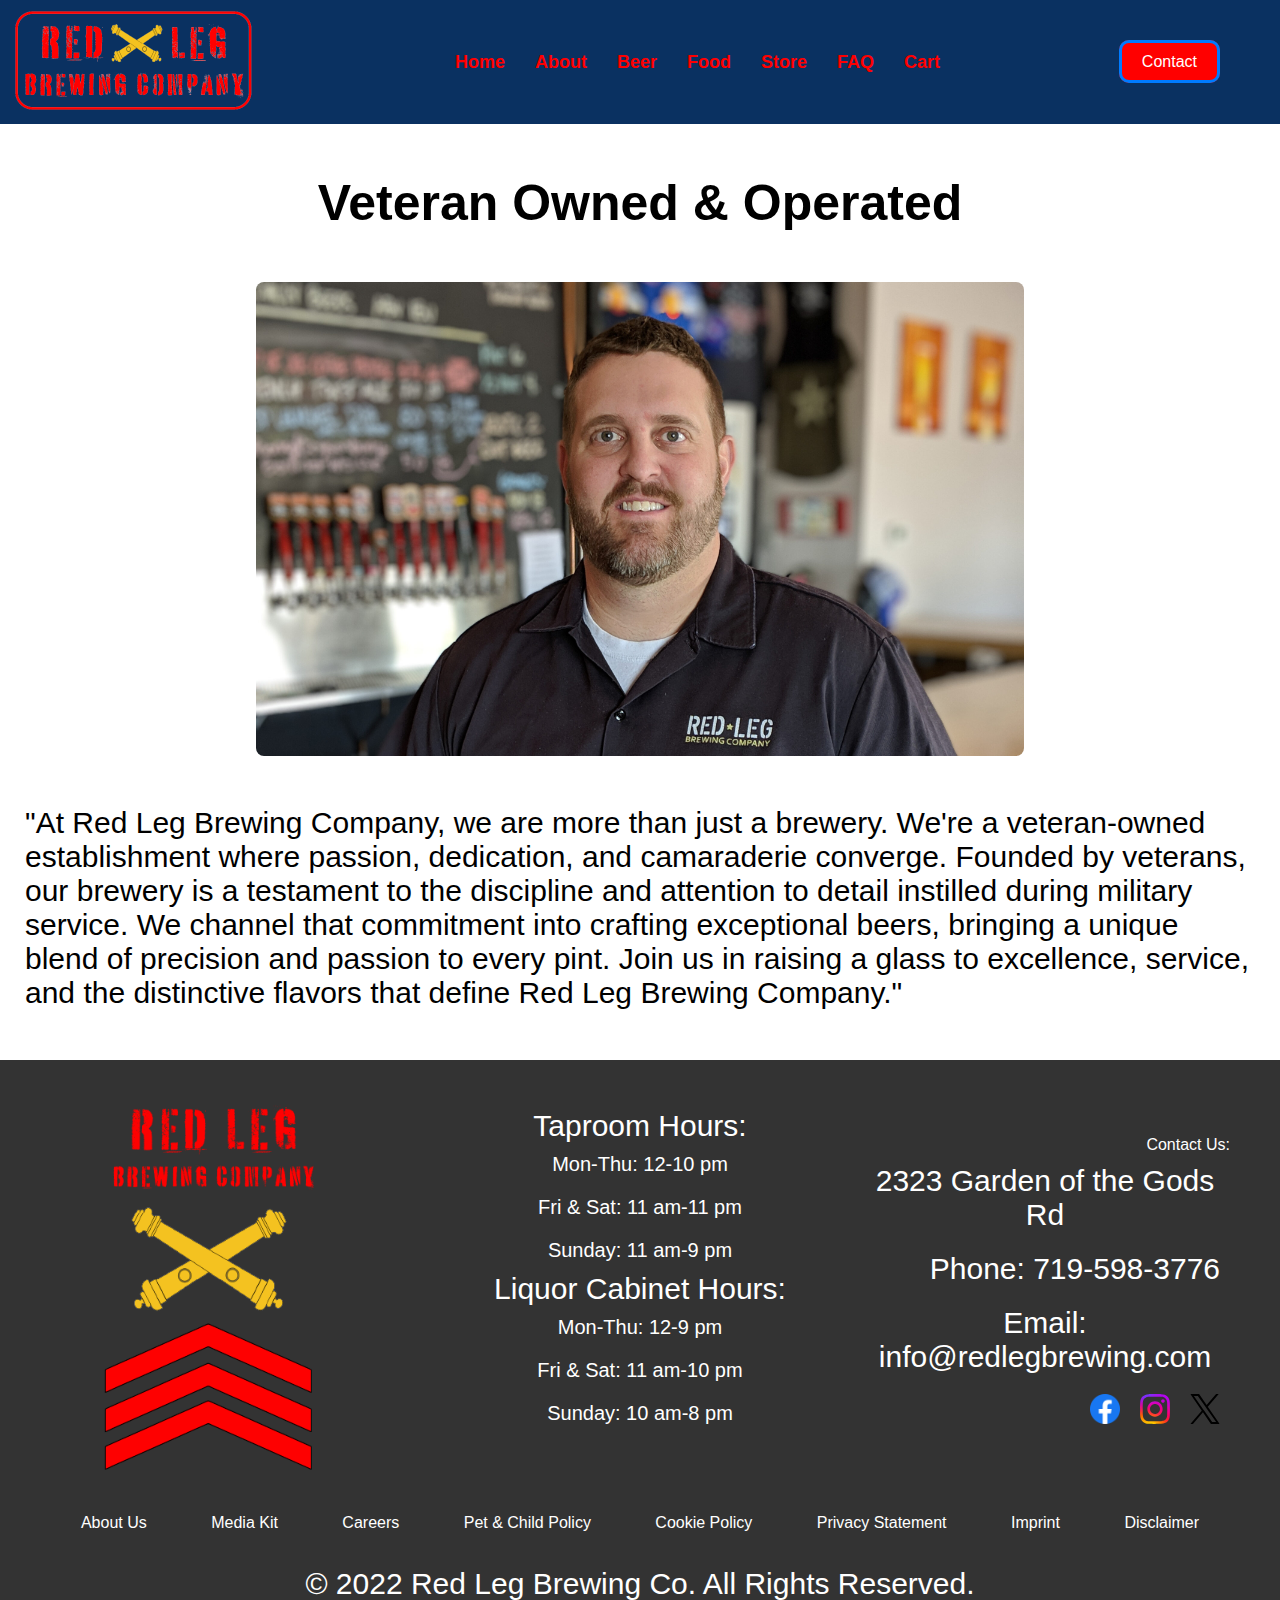
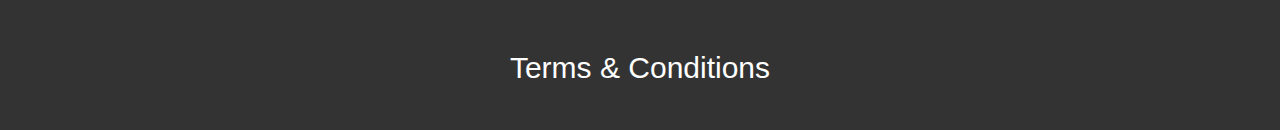
<file: about.html>
<!DOCTYPE html>
<html lang="en">
    <head>
        <meta charset="UTF-8">
        <meta name="viewport" content="width=device-width, initial-scale=1.0">
        <title>Redleg Brewing Company</title>
        <meta name="author" content="Travis Wiley">
        <link rel="stylesheet" href="styles.css">
        <script defer src="main.js"></script>
        <script src="faq.js"></script>
    </head>
<body>
    <main>
        <section class="about">
            <h1>Veteran Owned & Operated</h1>
                <div class="owner">
                    <img src="Images/todd.jpeg" alt="Owner Todd Baldwin">
                </div>
            <p>"At Red Leg Brewing Company, we are more than just a brewery. We're a veteran-owned establishment where passion, dedication, and camaraderie converge. Founded by veterans, our brewery is a testament to the discipline and attention to detail instilled during military service. We channel that commitment into crafting exceptional beers, bringing a unique blend of precision and passion to every pint. Join us in raising a glass to excellence, service, and the distinctive flavors that define Red Leg Brewing Company."</p>
        </section>
    </main>
</body>
</html>
</file>
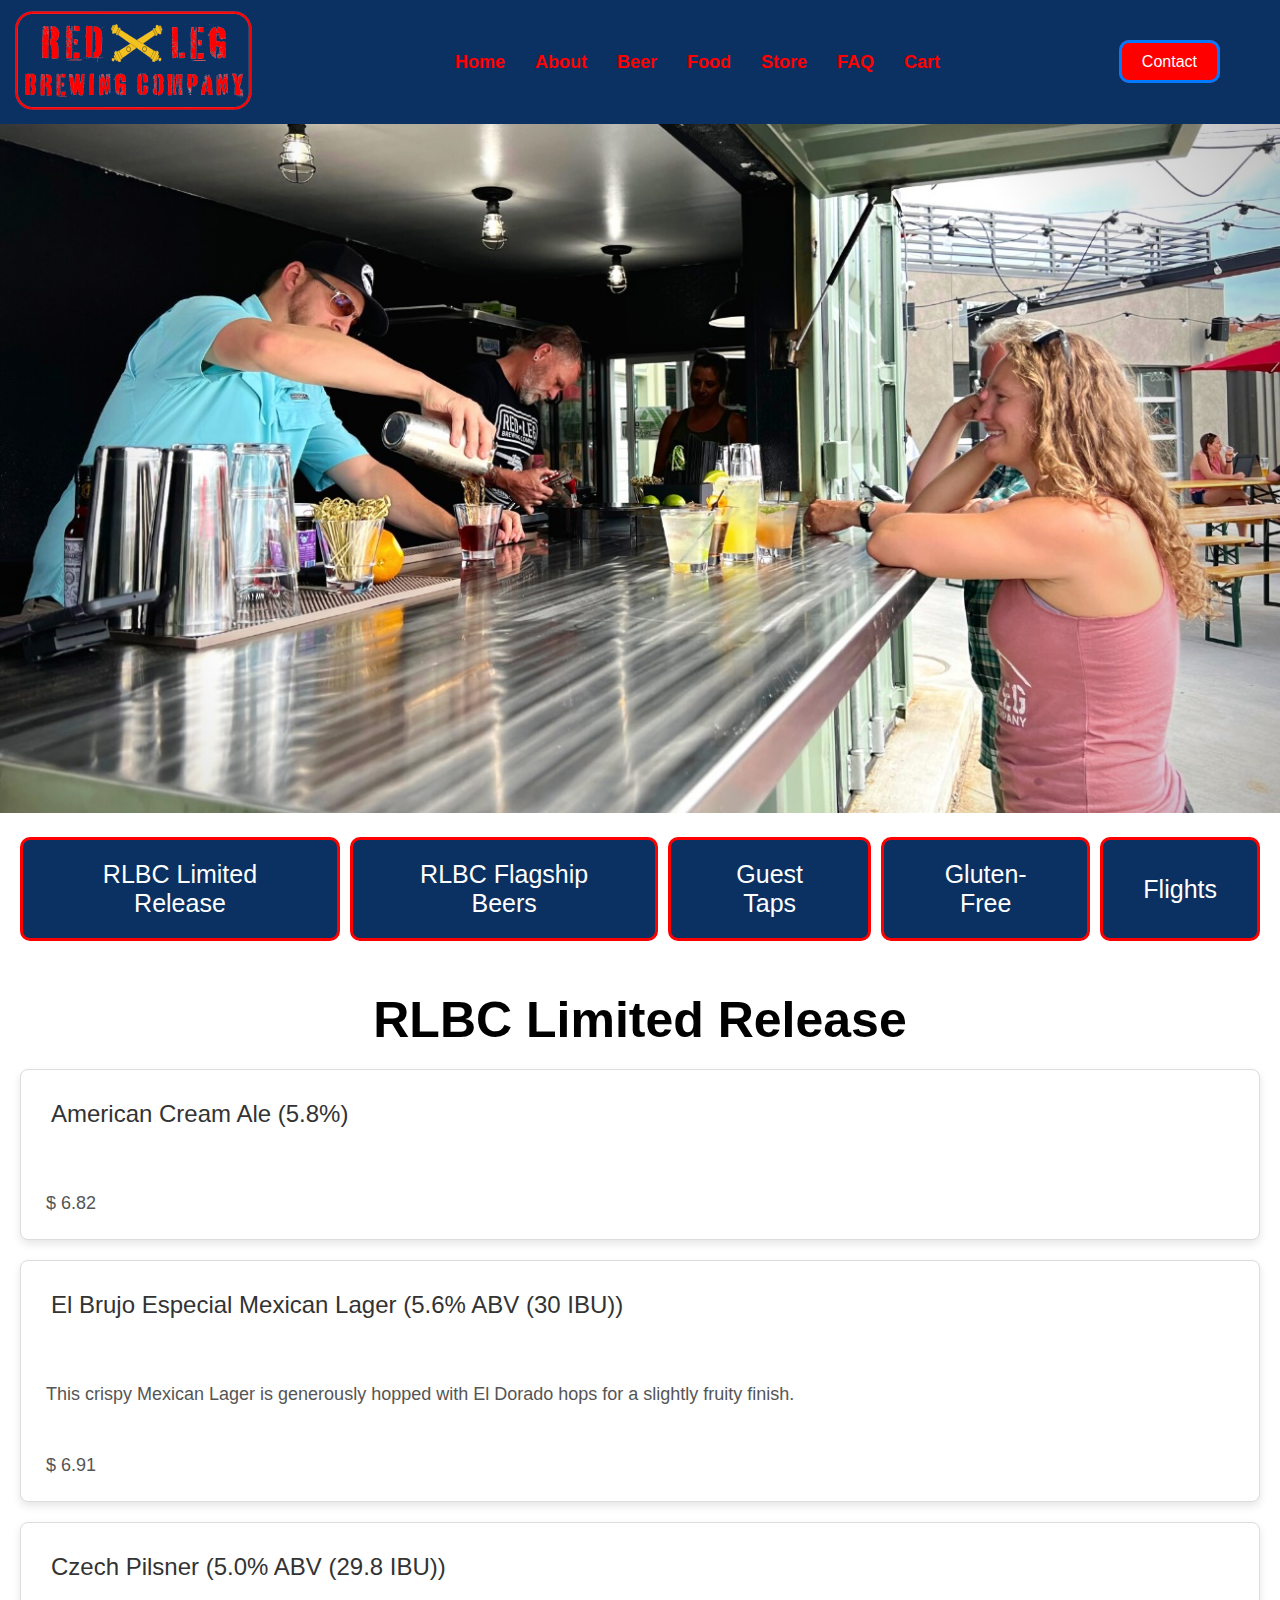
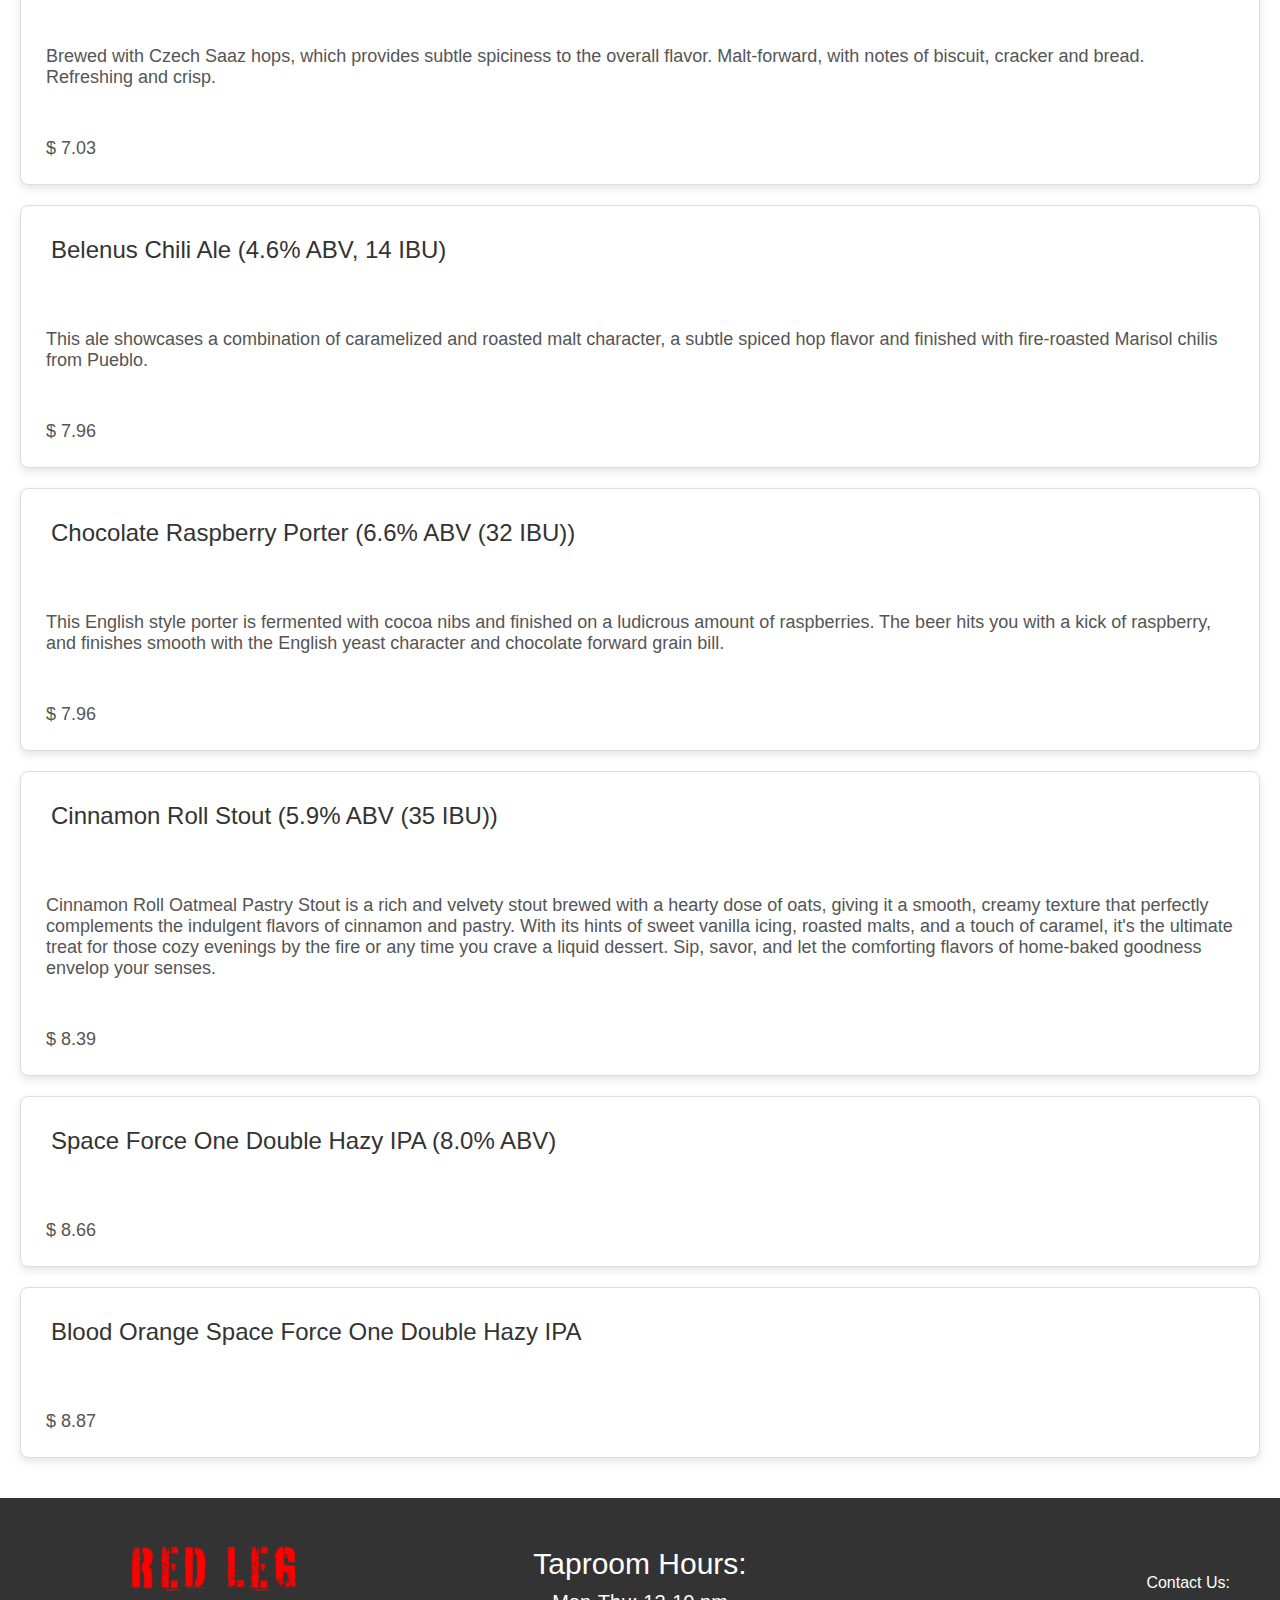
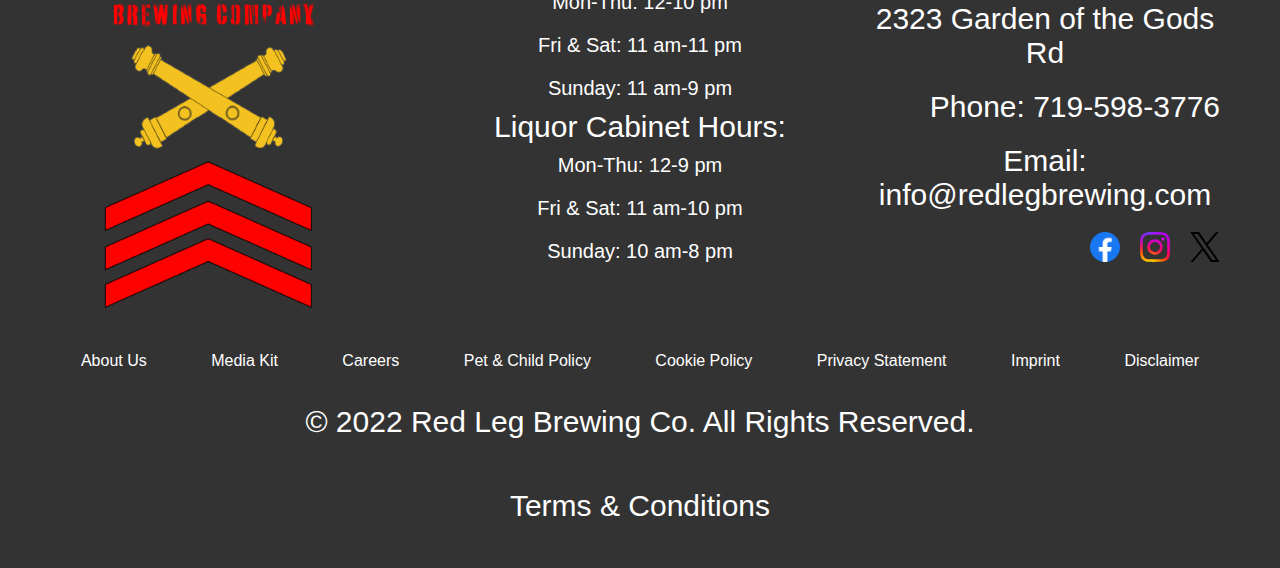
<file: beer.html>
<!DOCTYPE html>
<html lang="en">

<head>
    <meta charset="UTF-8">
    <meta name="viewport" content="width=device-width, initial-scale=1.0">
    <title>Redleg Brewing Company</title>
    <meta name="author" content="Travis Wiley">
    <link rel="stylesheet" href="styles.css">
    <script defer src="main.js"></script>
    <script src="beer.js"></script>
    <script src="https://code.jquery.com/jquery-3.6.4.min.js"></script>
</head>

<body>
    <img src="Images/bartender.jpg" class="bartender-img" alt="bartender serving drinks">
    <div class="beer-page">
        <div class="tab-menu">
            <button data-target="limited-release">RLBC Limited Release</button>
            <button data-target="flagship-beers">RLBC Flagship Beers</button>
            <button data-target="guest-taps">Guest Taps</button>
            <button data-target="gluten-free">Gluten-Free</button>
            <button data-target="flights">Flights</button>
        </div>
        <div id="content-container">
            <!-- Content will be dynamically generated here -->
        </div>
    </div>

    <script defer src="beer.js"></script>
</body>

</html>
</file>
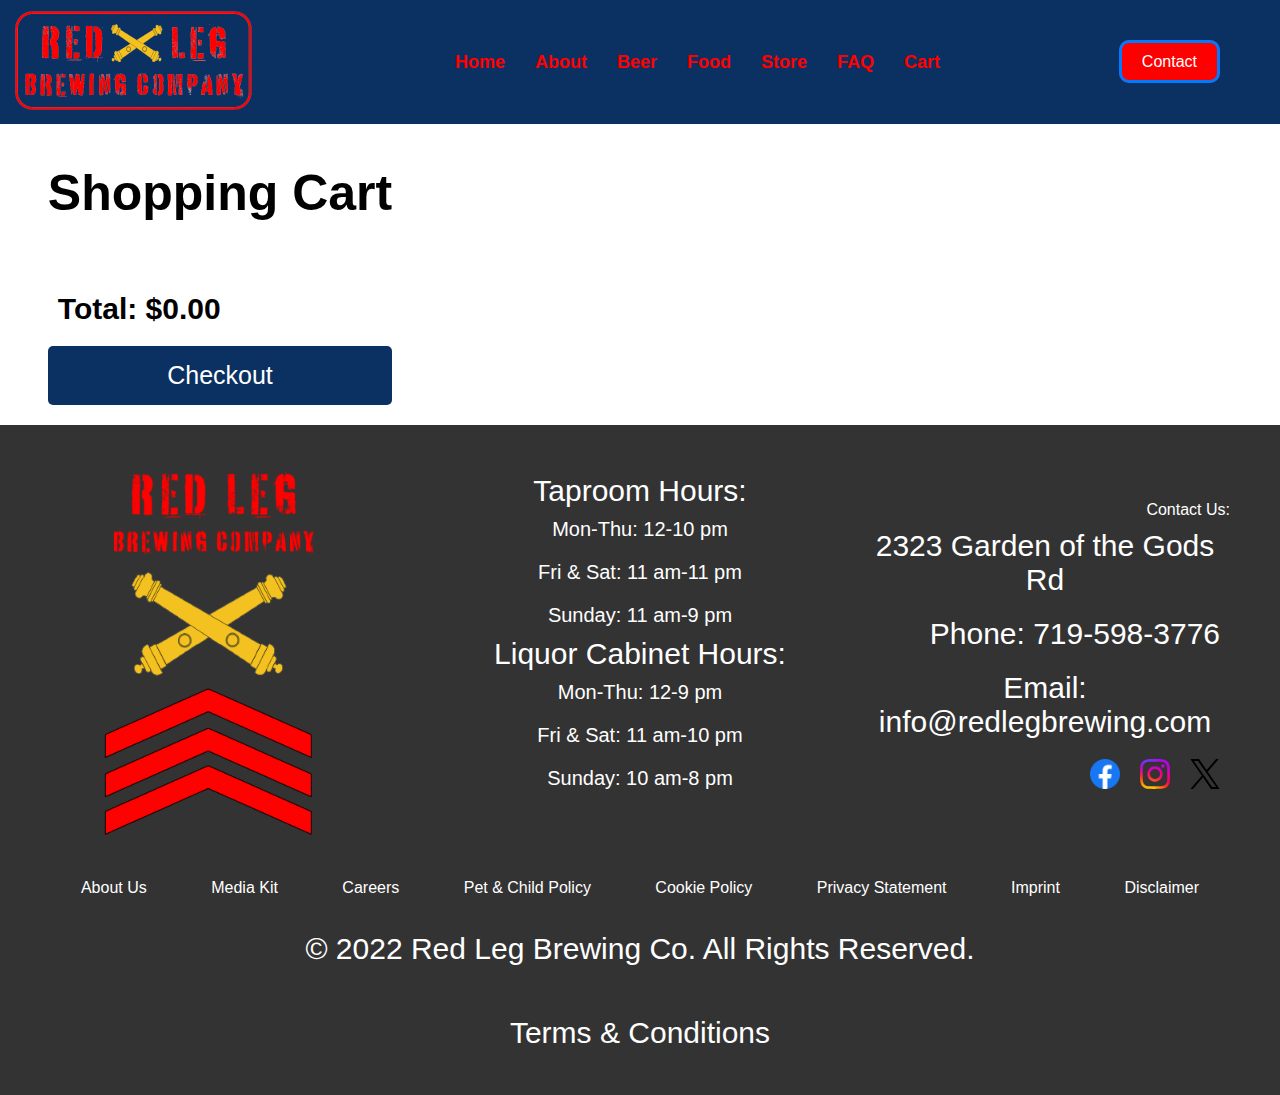
<file: cart.html>
<!DOCTYPE html>
<html lang="en">
<head>
    <meta charset="UTF-8">
    <meta name="viewport" content="width=device-width, initial-scale=1.0">
    <title>Redleg Brewing Company</title>
    <meta name="author" content="Travis Wiley">
    <link rel="stylesheet" href="styles.css">
    <script defer src="main.js"></script>
    <script src="cart.js" defer></script>
</head>
<body>
    <main id="product-container">
        <aside class="checkout" id="checkout">
            <h2>Shopping Cart</h2>
            <ul id="cart-items">
                <!-- Cart items will be dynamically added here -->
            </ul>
            <p id="cart-total">Total: $0.00</p>
            <button onclick="checkout()">Checkout</button>
        </aside>
    </main>
</body>
</html>
</file>
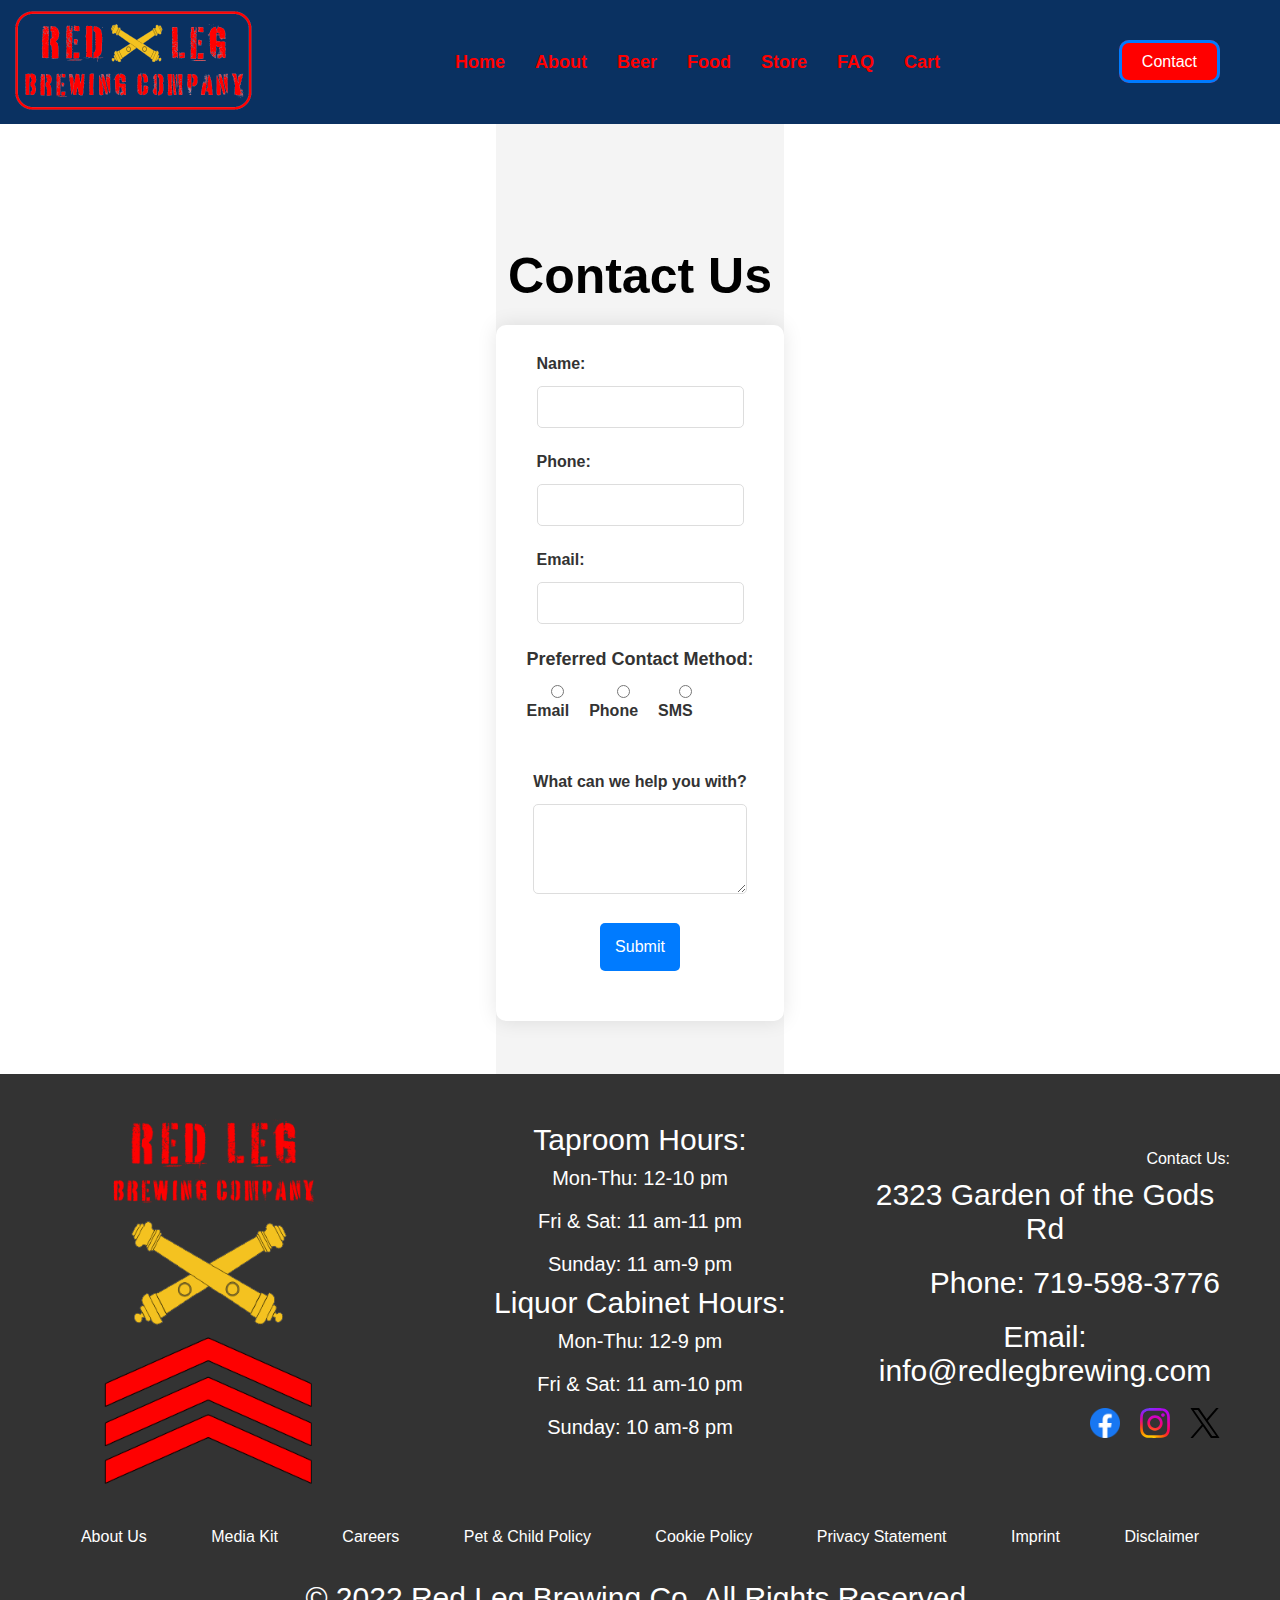
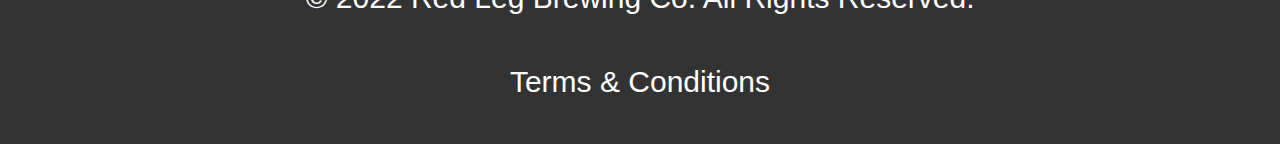
<file: contact.html>
<!DOCTYPE html>
<html lang="en">
    <head>
        <meta charset="UTF-8">
        <meta name="viewport" content="width=device-width, initial-scale=1.0">
        <title>Redleg Brewing Company</title>
        <meta name="author" content="Travis Wiley">
        <link rel="stylesheet" href="styles.css">
        <script defer src="main.js"></script>
        <script defer src="contact.js"></script>
    </head>
<body>
    <main>
        <div class="contactUs" id="contactUs">
                <section id="heading4">
                    <h2>Contact Us</h2>
                </section>
                <form id="contact-form">
                    <div class="form-group">
                        <label for="name">Name:</label>
                        <input type="text" id="name" name="name" required autocomplete="name">
                        <div class="error-message" id="name-error"></div>
                    </div>
                    <div class="form-group">
                        <label for="phone">Phone:</label>
                        <input type="tel" id="phone" name="phone" required autocomplete="tel">
                        <div class="error-message" id="phone-error"></div>
                    </div>
                    <div class="form-group">
                        <label for="email">Email:</label>
                        <input type="email" id="email" name="email" required autocomplete="email">
                        <div class="error-message" id="email-error"></div>
                    </div>
                    <div class="form-group">
                        <fieldset>
                            <legend>Preferred Contact Method:</legend>
                            <div class="contact-methods">
                                <div class="form-group">
                                    <input type="radio" id="email-method" name="contact-method" value="email">
                                    <label for="email-method">Email</label>
                                </div>
                                <div class="form-group">
                                    <input type="radio" id="phone-method" name="contact-method" value="phone">
                                    <label for="phone-method">Phone</label>
                                </div>
                                <div class="form-group">
                                    <input type="radio" id="sms-method" name="contact-method" value="sms">
                                    <label for="sms-method">SMS</label>
                                </div>
                            </div>
                        </fieldset>
                        <div class="error-message" id="contact-method-error"></div>
                    </div>
                    <div class="form-group">
                        <label for="comments">What can we help you with?</label>
                        <textarea id="comments" name="comments" rows="4" required></textarea>
                        <div class="error-message" id="comments-error"></div>
                    </div>
                    <div class="form-group">
                        <button type="submit">Submit</button>
                    </div>
                </form>
            </div>
        </main>
</body>
</html>
</file>
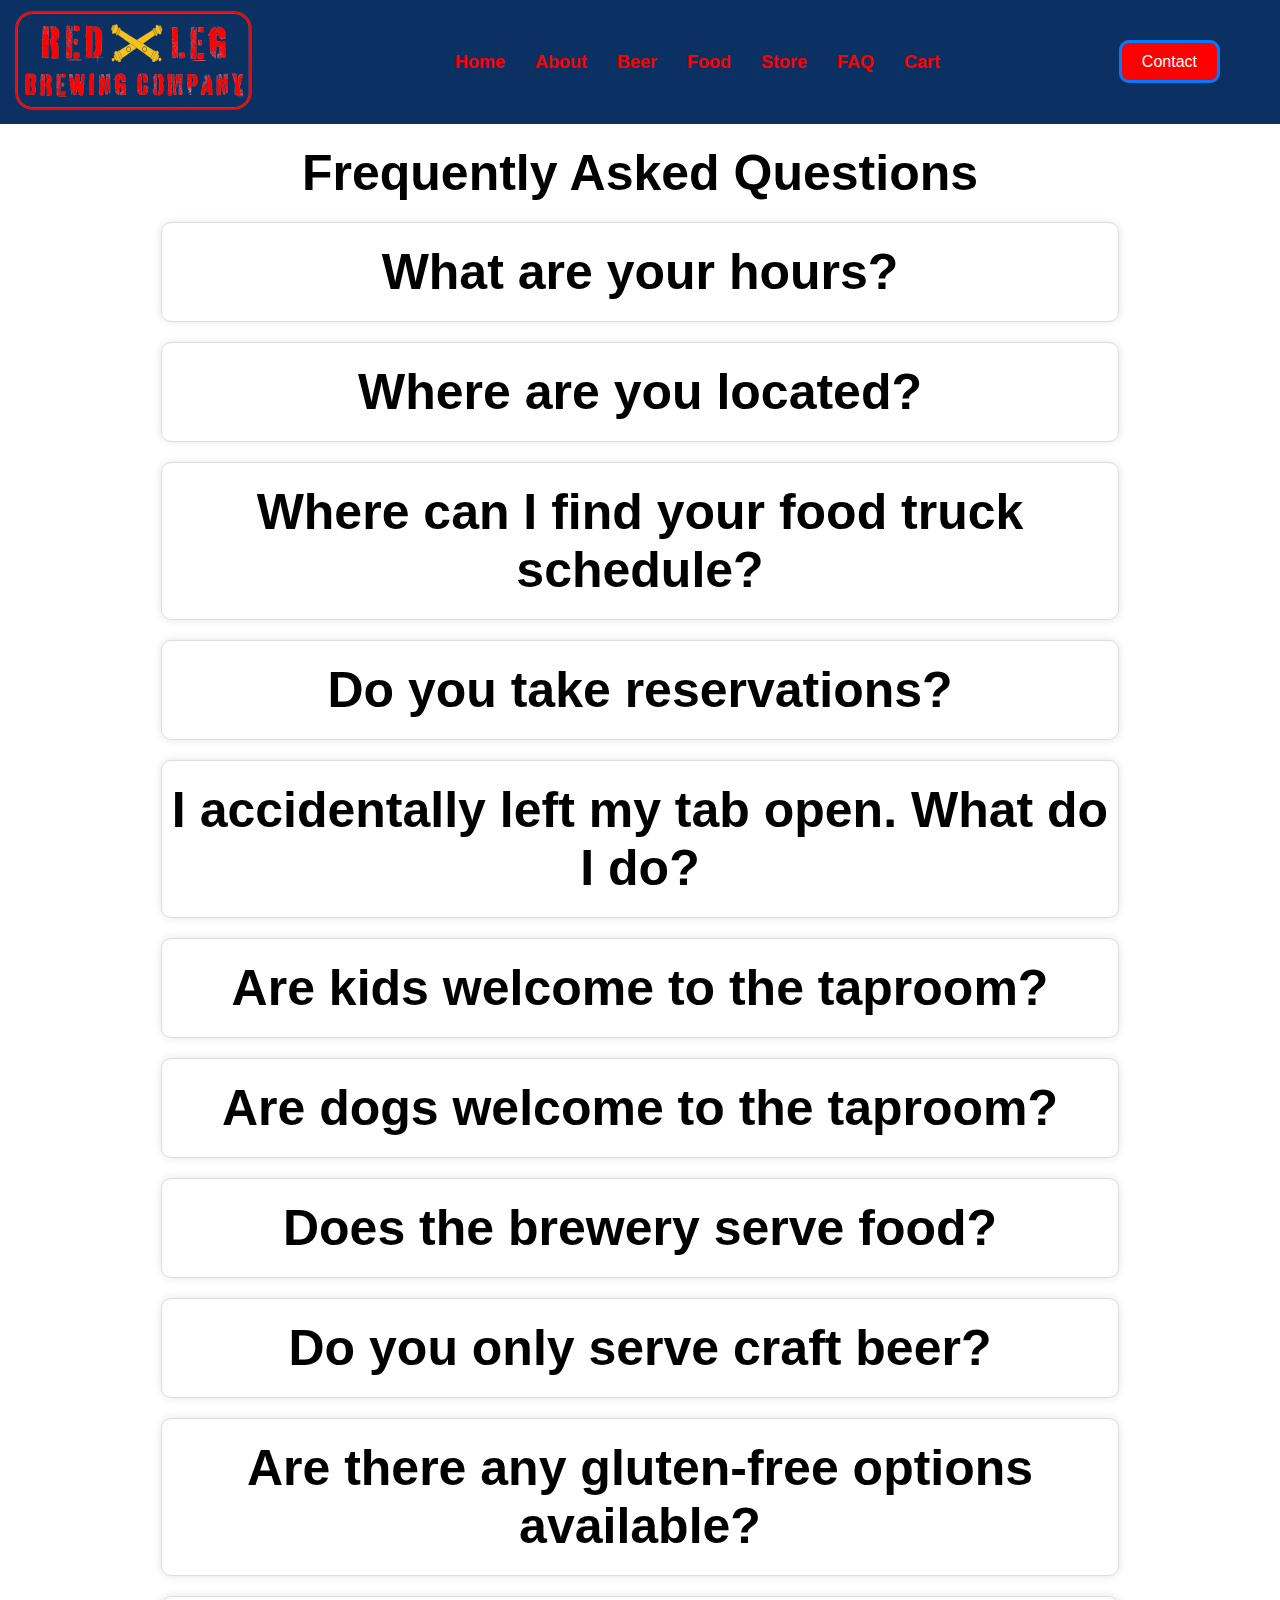
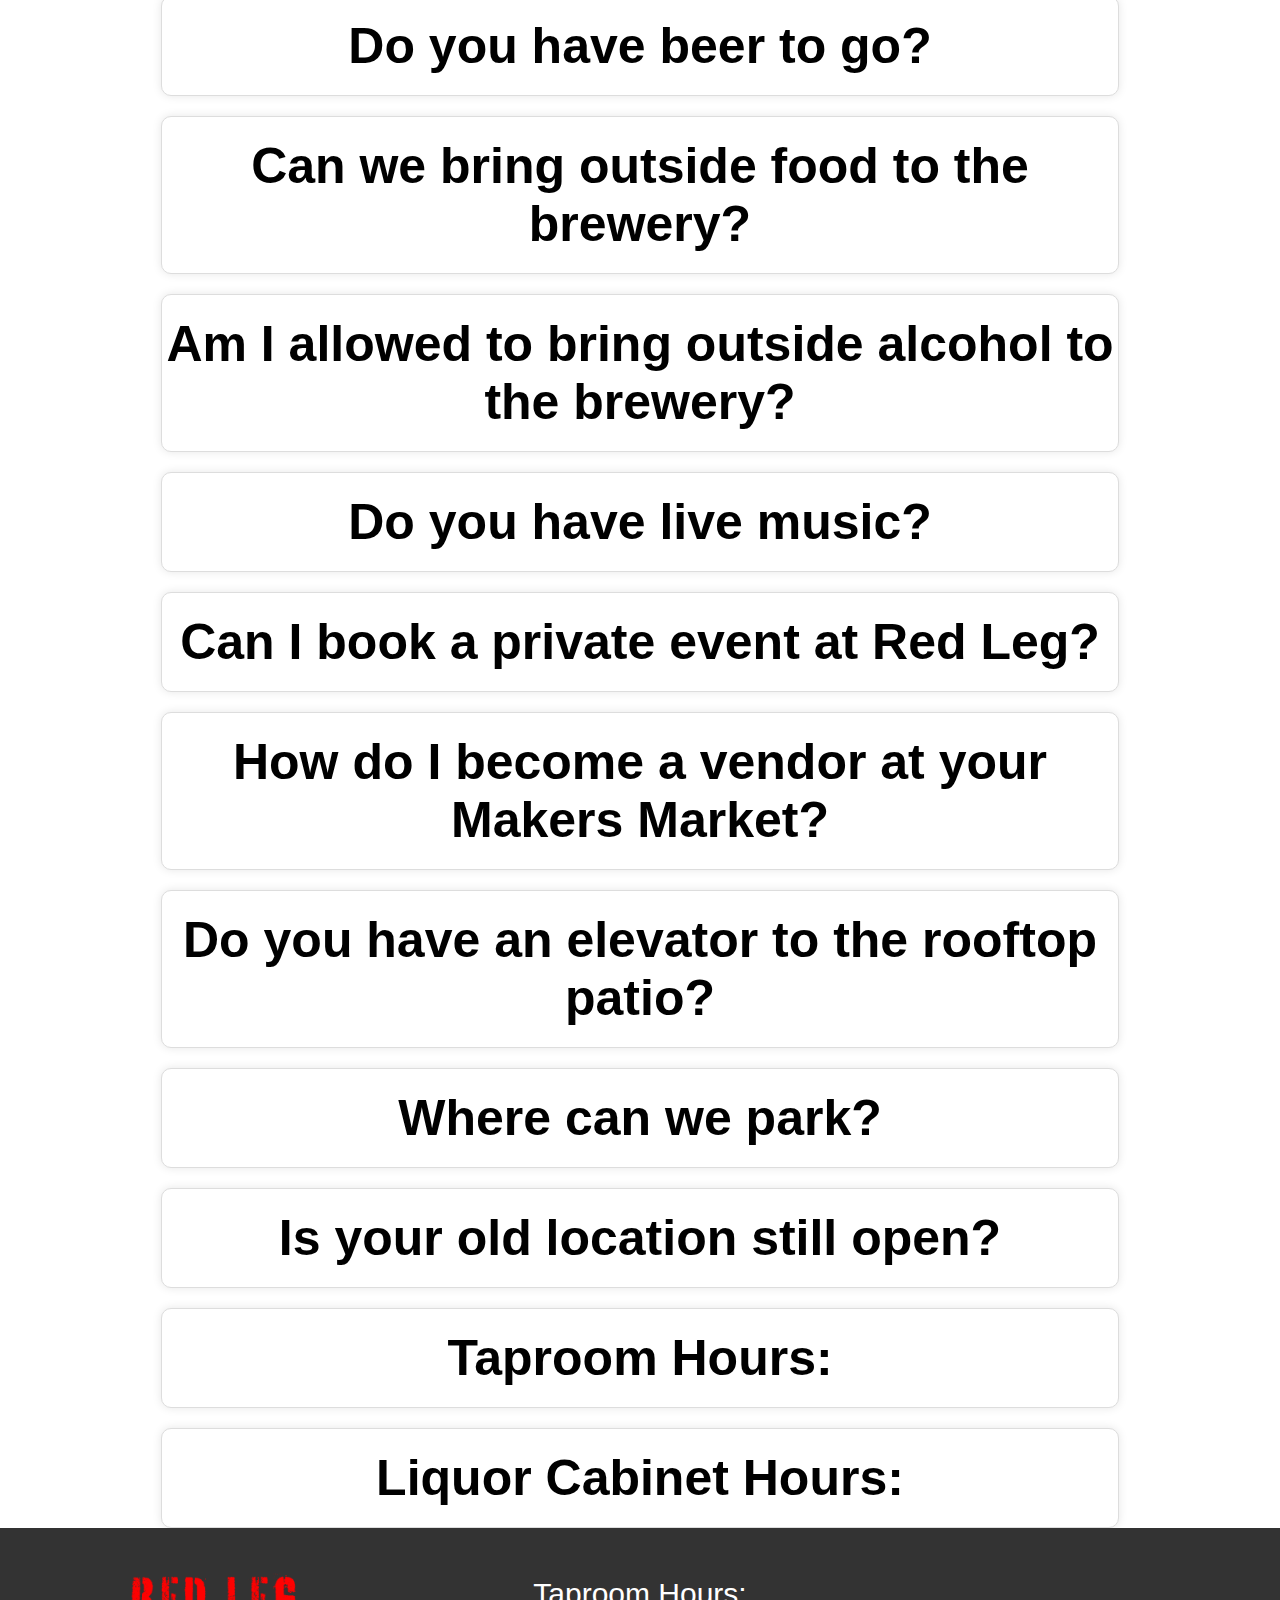
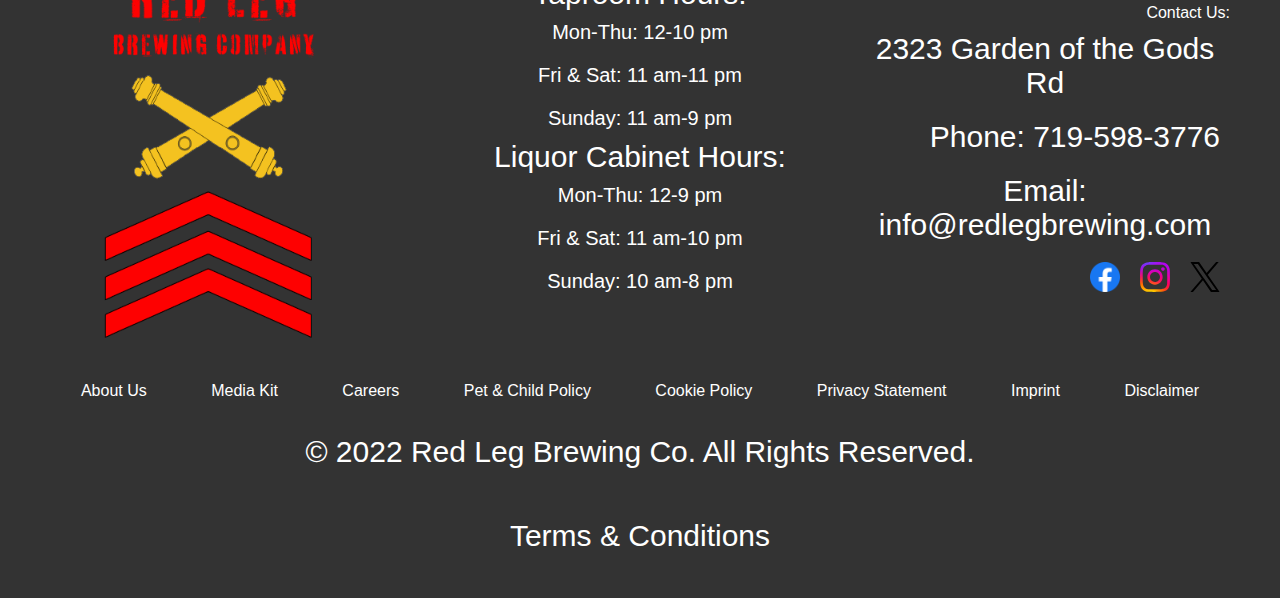
<file: faq.html>
<!DOCTYPE html>
<html lang="en">
    <head>
        <meta charset="UTF-8">
        <meta name="viewport" content="width=device-width, initial-scale=1.0">
        <title>Redleg Brewing Company</title>
        <meta name="author" content="Travis Wiley">
        <link rel="stylesheet" href="styles.css">
        <script src="main.js"></script>
        <script src="faq.js"></script>
    </head>
<body>
    <main>
        <section id="main-content">
            <h1>Frequently Asked Questions</h1>
            <div class="faq-question">
                <h2>What are your hours?</h2>
                <div class="faq-answer">
                    <p>Mon-Thur 12-10 pm, Fri & Sat 11 am-11 pm, Sun 11 am-9 pm.</p>
                </div>
            </div>

            <div class="faq-question">
                <h2>Where are you located?</h2>
                <div class="faq-answer">
                    <p id="map-link">2323 Garden of the Gods Rd.</p>
                </div>
            </div>

            <div class="faq-question">
                <h2>Where can I find your food truck schedule?</h2>
                <div class="faq-answer">
                    <p>We no longer have food trucks as our permanent food vendors are now open. You can view their menus and hours of operation <a href="#">here</a>.</p>
                </div>
            </div>

            <div class="faq-question">
                <h2>Do you take reservations?</h2>
                <div class="faq-answer">
                    <p>We do not take reservations. All seating is first come first serve.</p>
                </div>
            </div>

            <div class="faq-question">
                <h2>I accidentally left my tab open. What do I do?</h2>
                <div class="faq-answer">
                    <p>All tabs will be closed out at the end of the night with an added 20% gratuity.</p>
                </div>
            </div>

            <div class="faq-question">
                <h2>Are kids welcome to the taproom?</h2>
                <div class="faq-answer">
                    <p>Yes. Our policy regarding children at the brewery can be viewed <a href="#">here</a>.</p>
                </div>
            </div>

            <div class="faq-question">
                <h2>Are dogs welcome to the taproom?</h2>
                <div class="faq-answer">
                    <p>We do allow well-behaved dogs that remain on leash and with their humans in authorized areas around the facility. Unfortunately, per the health department, we are not allowed to have dogs on the rooftop deck or in the taproom with the exception of service animals. Additionally, we do not allow dogs on the turf. For more information, view our dog policy <a href="#">here</a>.</p>
                </div>
            </div>

            <div class="faq-question">
                <h2>Does the brewery serve food?</h2>
                <div class="faq-answer">
                    <p>We do not have a kitchen, but you can order a variety of delicious foods from our permanent food vendors on-site. You can view their menus and hours of operation <a href="#">here</a>. Outside food is not allowed.</p>
                </div>
            </div>

            <div class="faq-question">
                <h2>Do you only serve craft beer?</h2>
                <div class="faq-answer">
                    <p>No! We have a little something for everyone here. In addition to craft beer, we have a full-service bar, ciders, wine, non-alcoholic kombucha, non-alcoholic beer, alcohol-free wine, and a variety of canned sodas. You can view all our drink options <a href="#">here</a>.</p>
                </div>
            </div>

            <div class="faq-question">
                <h2>Are there any gluten-free options available?</h2>
                <div class="faq-answer">
                    <p>Yes! We currently have gluten-free beers available as well as hard ciders, wine, and non-alcoholic kombucha. Our full tap list can be found <a href="#">here</a>.</p>
                </div>
            </div>

            <div class="faq-question">
                <h2>Do you have beer to go?</h2>
                <div class="faq-answer">
                    <p>We are selling 6-packs, crowlers, and growlers of Red Leg beer from our taproom!</p>
                </div>
            </div>

            <div class="faq-question">
                <h2>Can we bring outside food to the brewery?</h2>
                <div class="faq-answer">
                    <p>We kindly ask that you not bring outside food with you to the brewery.</p>
                </div>
            </div>

            <div class="faq-question">
                <h2>Am I allowed to bring outside alcohol to the brewery?</h2>
                <div class="faq-answer">
                    <p>Absolutely no outside alcohol is allowed on the premises at any time per our license.</p>
                </div>
            </div>

            <div class="faq-question">
                <h2>Do you have live music?</h2>
                <div class="faq-answer">
                    <p>We try to book live music on Fridays and Saturday nights. To see what bands we have booked, please view our event calendar. If you are a band looking to play at Red Leg, please fill out our Band Booking Request form.</p>
                </div>
            </div>

            <div class="faq-question">
                <h2>Can I book a private event at Red Leg?</h2>
                <div class="faq-answer">
                    <p>Yes! Please check out our private event spaces <a href="#">here</a>.</p>
                </div>
            </div>

            <div class="faq-question">
                <h2>How do I become a vendor at your Makers Market?</h2>
                <div class="faq-answer">
                    <p>All information, including our vendor application, can be found <a href="#">here</a>.</p>
                </div>
            </div>

            <div class="faq-question">
                <h2>Do you have an elevator to the rooftop patio?</h2>
                <div class="faq-answer">
                    <p>Yes.</p>
                </div>
            </div>

            <div class="faq-question">
                <h2>Where can we park?</h2>
                <div class="faq-answer">
                    <p>We do have a parking lot, but in the event it is full you are welcome to street park along Arrowswest or across the street in the dirt lot across from the LoafNJug. We do ask that you be respectful of our neighbors and not park in their lots during their hours of operation.</p>
                </div>
            </div>

            <div class="faq-question">
                <h2>Is your old location still open?</h2>
                <div class="faq-answer">
                    <p>No. All operations have moved to our new facility at 2323 Garden of the Gods Rd.</p>
                </div>
            </div>

            <div class="faq-question">
                <h2>Taproom Hours:</h2>
                <div class="faq-answer">
                    <p>Mon-Thu: 12-10 pm<br>Fri & Sat: 11 am-11 pm<br>Sunday: 11 am-9 pm</p>
                </div>
            </div>

            <div class="faq-question">
                <h2>Liquor Cabinet Hours:</h2>
                <div class="faq-answer">
                    <p>Mon-Thu: 12-9 pm<br>Fri & Sat: 11 am-10 pm<br>Sunday: 10 am-8 pm</p>
                </div>
            </div>
        </section>
    </main>
</body>
</html>
</file>
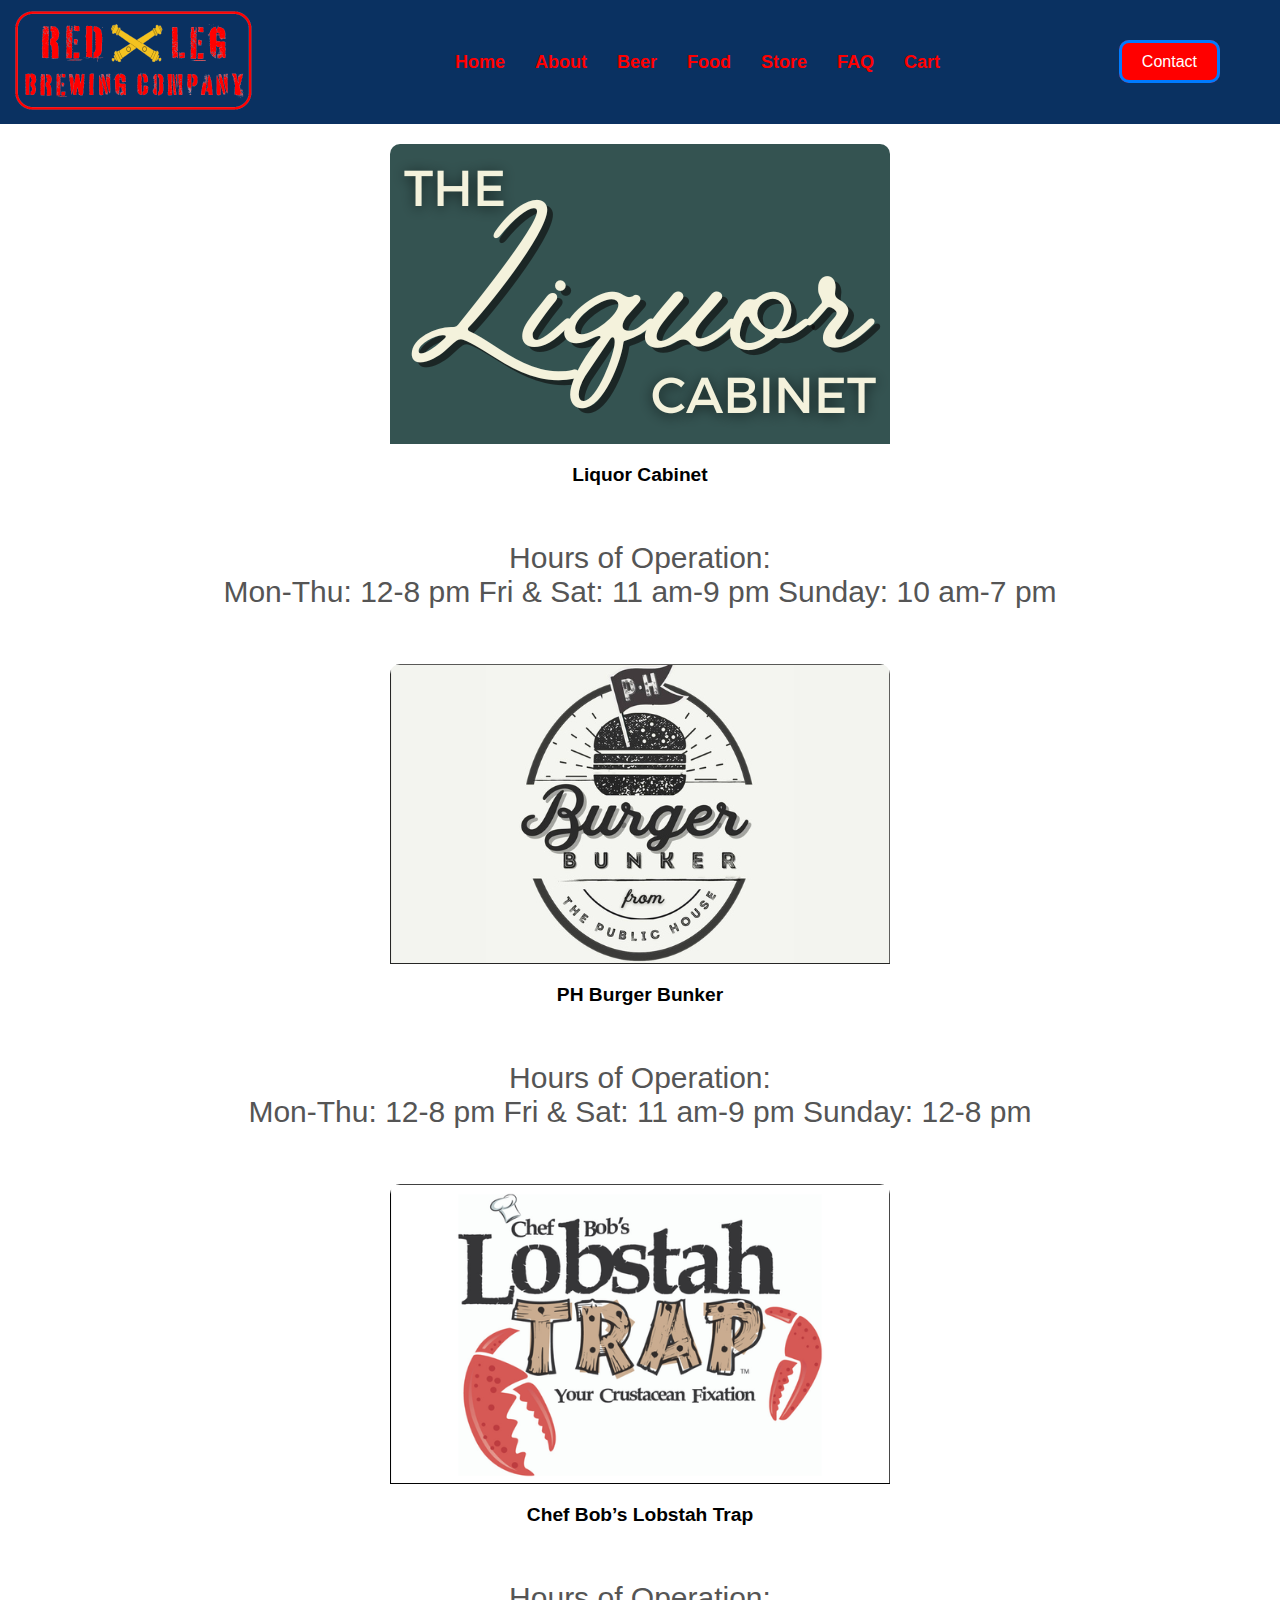
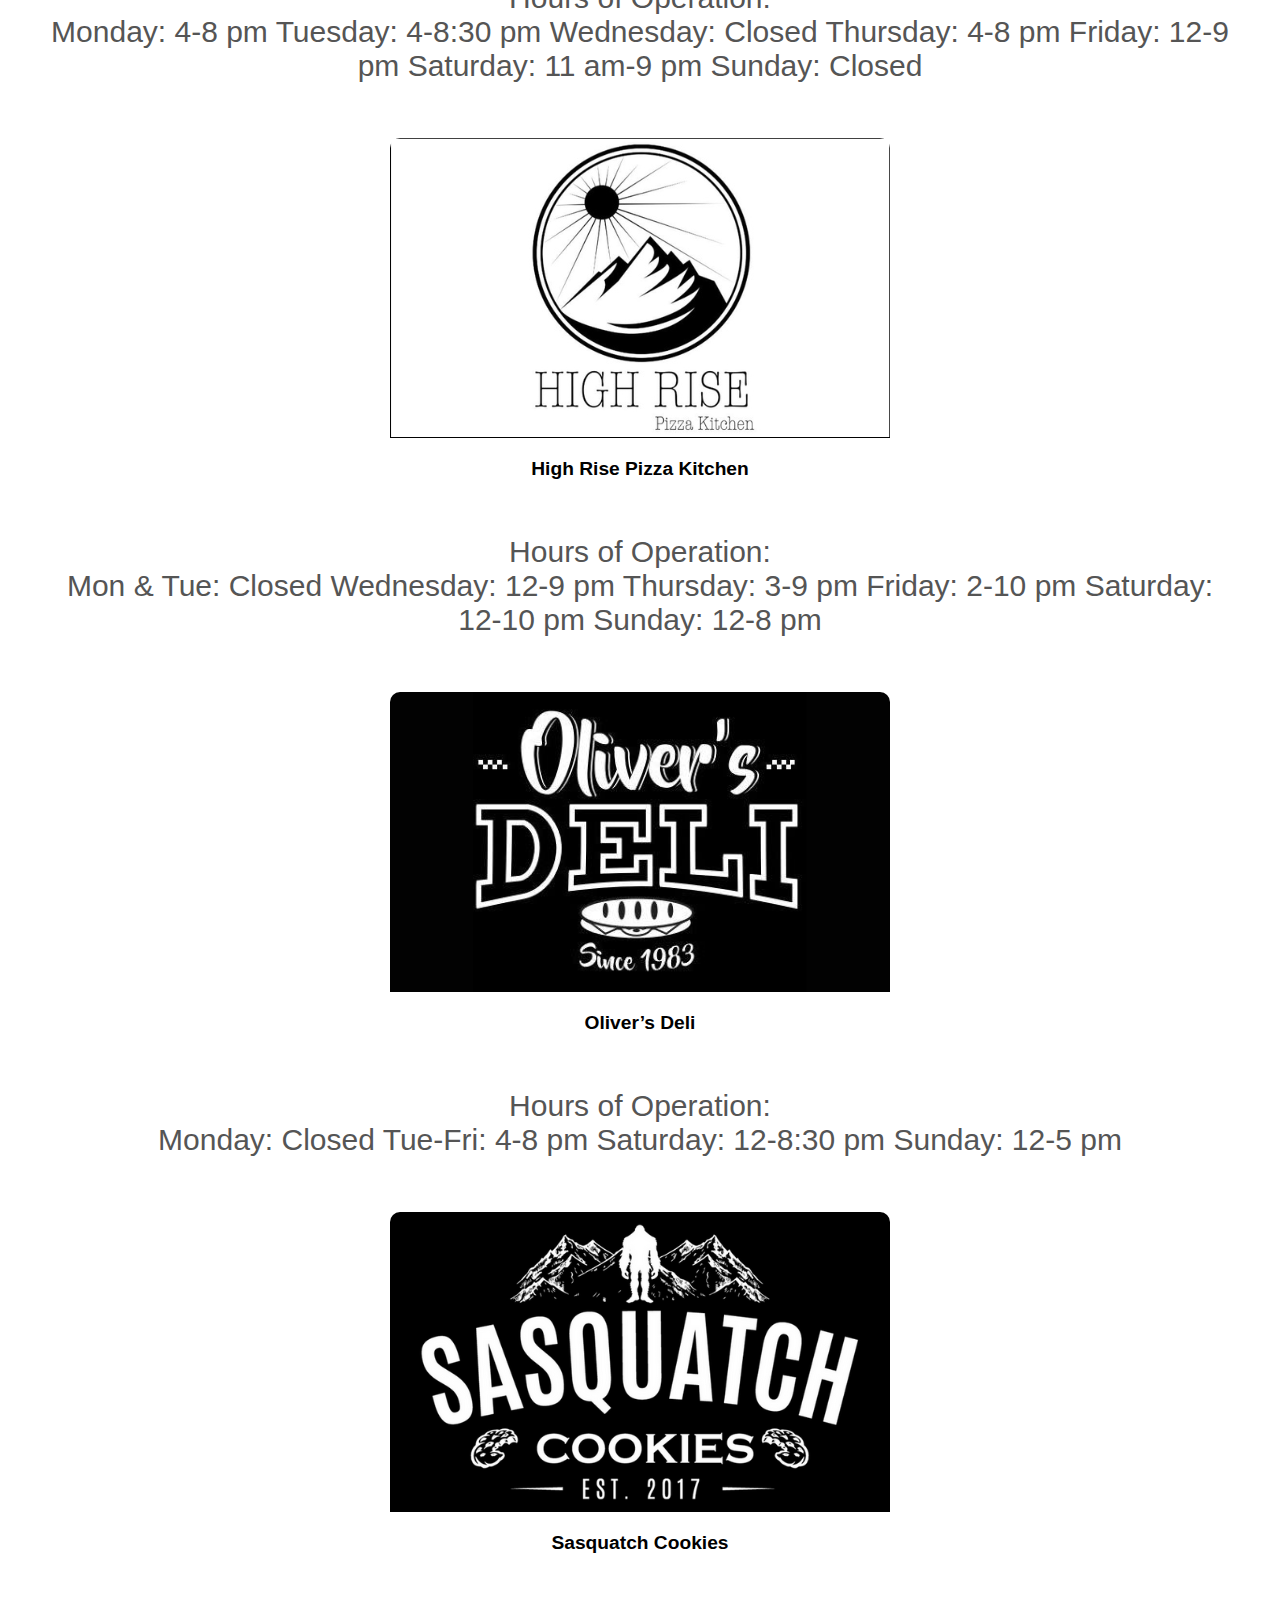
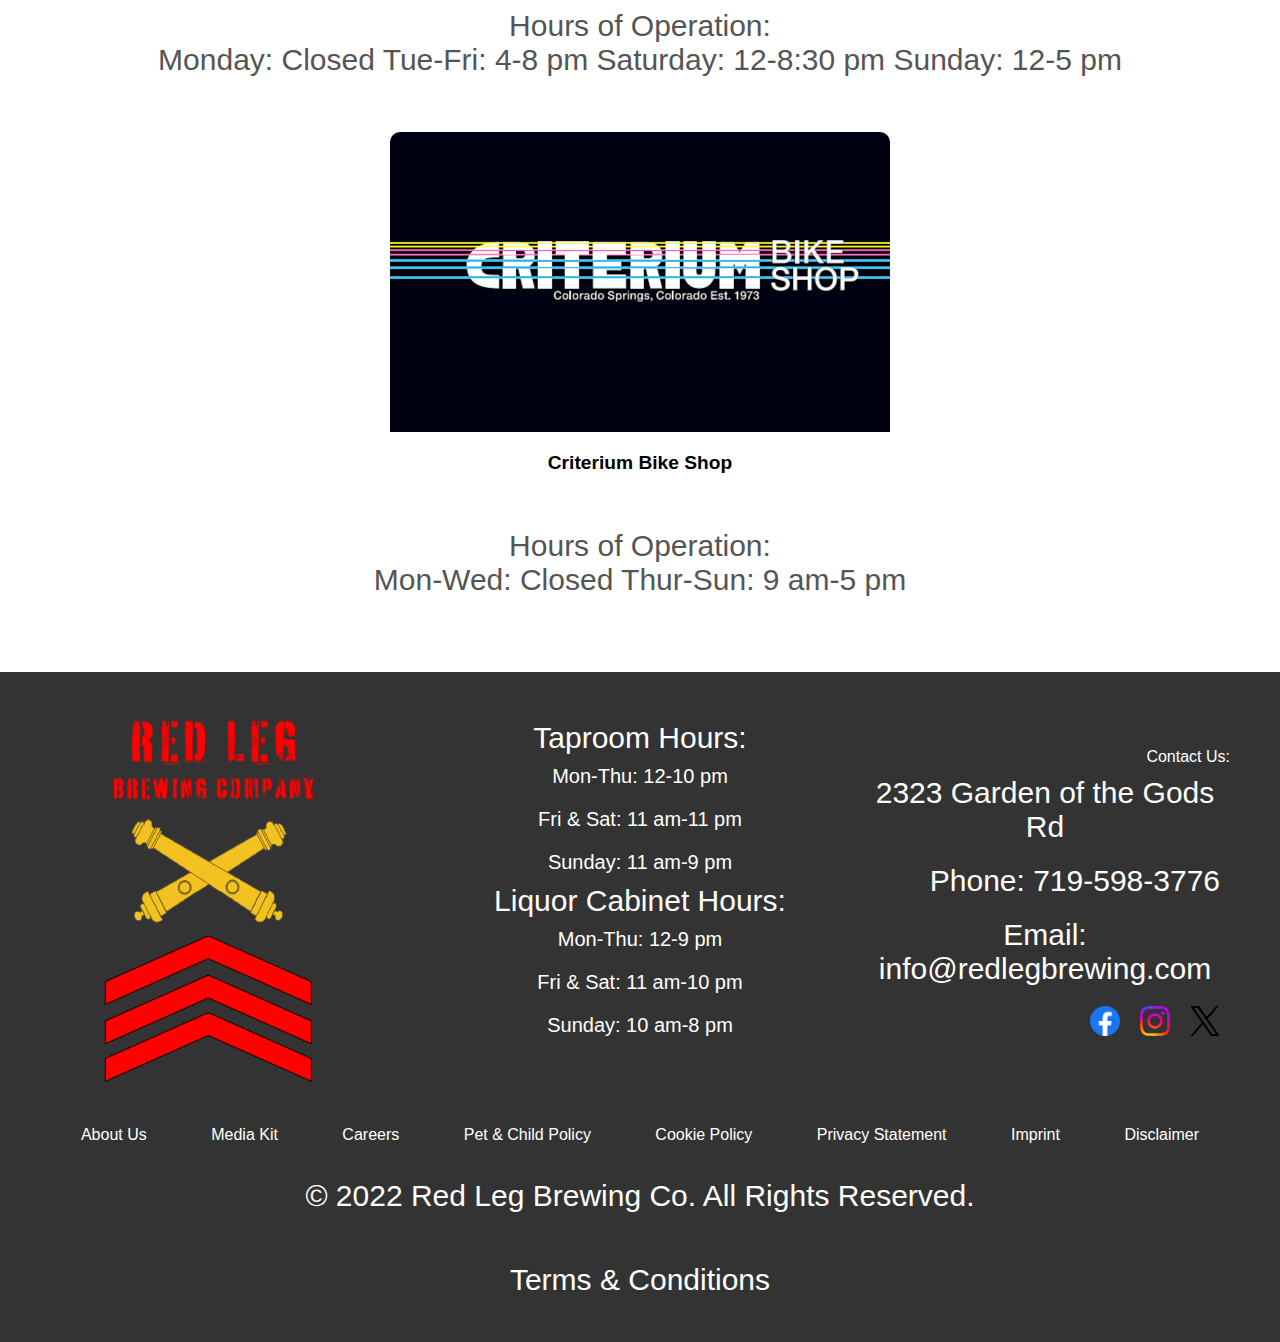
<file: food.html>
<!DOCTYPE html>
<html lang="en">
<head>
    <meta charset="UTF-8">
    <meta name="viewport" content="width=device-width, initial-scale=1.0">
    <title>Redleg Brewing Company</title>
    <meta name="author" content="Travis Wiley">
    <link rel="stylesheet" href="styles.css">
    <script src="https://code.jquery.com/jquery-3.6.4.min.js"></script>
    <script defer src="main.js"></script>
    <script src="food.js"></script>
</head>

<body>
    <div class="food-container">
        <!-- Content will be dynamically loaded here by food.js -->
    </div>
</body>
</html>
</file>
<file: styles.css>
/* http://meyerweb.com/eric/tools/css/reset/ 
   v2.0 | 20110126
   License: none (public domain)
*/

html, body, div, span, applet, object, iframe,
h1, h2, h3, h4, h5, h6, p, blockquote, pre,
a, abbr, acronym, address, big, cite, code,
del, dfn, em, img, ins, kbd, q, s, samp,
small, strike, strong, sub, sup, tt, var,
b, u, i, center,
dl, dt, dd, ol, ul, li,
fieldset, form, label, legend,
table, caption, tbody, tfoot, thead, tr, th, td,
article, aside, canvas, details, embed, 
figure, figcaption, footer, header, hgroup, 
menu, nav, output, ruby, section, summary,
time, mark, audio, video {
    margin: 0;
    padding: 0;
    border: 0;
    font-size: 100%;
    font: inherit;
    vertical-align: baseline;
}

/* HTML5 display-role reset for older browsers */
article, aside, details, figcaption, figure, 
footer, header, hgroup, menu, nav, section {
    display: block;
}

/* Body Styling */

body {
    margin: 0 auto;
    font-family: 'Arial', sans-serif;
    background-color: #fff; 
}

main {
    background-color: #fff;
    /* padding-bottom: 50px; */
    width: 100%;
    justify-items: center;
}

.header {
    max-width: 100%;
    display: flex;
    flex-direction: column;
    align-items: center;
    padding: 10px;
    background-color: #0A3161;
    color: red;
    position: relative;
}

.top-bar {
    display: flex;
    justify-content: space-between;
    width: 100%;
}

.menu-toggle {
    display: flex;
    flex-direction: column;
    cursor: pointer;
    padding-top: 10px;
    padding-left: 15px;
    padding-right: 15px;
}

.bar {
    width: 25px;
    height: 3px;
    background-color: red;
    margin: 5px 0;
    transition: 0.5s opacity var(--animation-curve), 0.5s transform var(--animation-curve);
}

.cart img {
    width: 40px;
    height: 40px;
    cursor: pointer;
}

#cart-icon {
    margin: 0;
}

.logo img {
    max-width: 100%;
    height: auto;
}

.nav {
    display: flex;
}

.nav ul {
    list-style: none;
    display: flex;
}

.nav li {
    margin-right: 20px;
}

.nav a {
    text-decoration: none;
    color: red;
    font-weight: bold;
}

.contact {
    display: none;
}

#toggle-label {
    transition: opacity 0.5s var(--animation-curve);
}

.menu-toggle.open #toggle-label {
    opacity: 0; /* Hide the label when the menu is open */
}

.menu-toggle.open .bar:nth-child(1) {
    transform: rotate(45deg) translate(-3px, -1px);
}

.menu-toggle.open .bar:nth-child(2) {
    transform: rotate(-45deg) translate(-3px, -1px);
}

.menu-toggle.open .bar:nth-child(3) {
    opacity: 0;
}

.home-intro {
    position: relative;
    overflow: hidden;
    height: 100%;
}

.home-intro img {
    width: 100%;
    height: 100%;
    object-fit: cover;
    transition: opacity 3s ease-in-out;
}

h1,
h2,
p {
    padding-top: 20px;
    padding-bottom: 20px;
}

h1,
h2 {
    text-align: center;
    font-size: 50px;
    font-weight: bold;
}

p {
    font-size: 30px;
    padding-left: 10px;
    padding-right: 10px;
}

.award img {
    width: 100%;
    height: 100%;
    display: block;
    margin: 0 auto;
}

.beertaps img {
    width: 100%;
    height: auto;
}

.food img {
    width: 100%;
    height: auto;
}

.event img {
    width: 100%;
    display: block;
    margin: 0 auto;
    padding-bottom: 50px;
}

.subscribe {
    padding: 20px;
    text-align: center;
}

#subscribe-form {
    max-width: 600px;
    margin: 0 auto;
}

#subscribe-form h2 {
    color: #333;
}

.success-message {
    display: none;
}

.success-popup {
    position: fixed;
    top: 50%;
    left: 50%;
    transform: translate(-50%, -50%);
    background-color: #fff;
    padding: 20px;
    box-shadow: 0 0 10px rgba(0, 0, 0, 0.1);
    z-index: 1000;
    text-align: center;
}

.success-popup button {
    margin-top: 10px;
    cursor: pointer;
}

form {
    display: flex;
    flex-direction: column;
    align-items: center;
}

.form-group {
    margin-bottom: 20px;
}

.form-group p {
    color: #555;
}

label {
    display: block;
    font-size: 16px;
    font-weight: bold;
    margin-bottom: 8px;
    color: #333;
}

input {
    width: 100%;
    padding: 12px;
    border: 1px solid #ddd;
    border-radius: 5px;
    box-sizing: border-box;
    font-size: 14px;
    margin-top: 5px;
    transition: border-color 0.3s ease;
}

input:focus {
    border-color: #007bff;
}

button {
    cursor: pointer;
    background-color: #007bff;
    color: #fff;
    border: none;
    padding: 10px;
    border-radius: 4px;
    font-size: 16px;
    transition: background-color 0.3s ease;
}

button:hover {
    background-color: #0056b3;
}


/* Store page */
#product-container {
    display: grid;
    gap: 20px;
    padding: 20px;
    max-width: 100%;
    box-sizing: border-box;
    margin: 0 auto;
}

.product {
    display: flex;
    flex-direction: column;
    align-items: center;
    text-align: center;
    word-wrap: break-word;
    background-color: #fff;
    border: 1px solid #ccc;
    border-radius: 10px;
    box-shadow: 0 4px 8px rgba(0, 0, 0, 0.1);
    box-sizing: border-box;
    transition: transform 0.3s ease;
    max-width: 100%; /* Updated to take full width */
}

.product:hover {
    transform: translateY(-5px); 
}

.product img {
    max-width: 100%;
    height: auto;
    border-top-left-radius: 10px;
    border-top-right-radius: 10px;
    object-fit: cover; 
}

.product-content {
    padding: 20px;
}

.product h2 {
    margin-bottom: 10px;
    font-size: 1.2em;
}

.product p {
    margin-bottom: 10px;
    color: #555;
    word-wrap: break-word;
}

.product button {
    cursor: pointer;
    background-color: #007bff;
    color: #fff;
    border: none;
    padding: 10px;
    border-radius: 4px;
    font-size: 16px;
    transition: background-color 0.3s ease; /* Added transition for button color change */
}

.product button:hover {
    background-color: #0056b3; /* Darker shade on button hover */
}



/* Style the cart */
.cart {
    top: 0;
    right: 0;
    padding: 10px;
    z-index: 1000;
}

/* Show content when the cart is open */
.cart.open #cart-content {
    display: block;
}

.cart img {
    width: 40px;
    height: 40px;
    cursor: pointer;
    margin-right: 10px;
}

.cart-content {
    display: none;
    position: fixed;
    top: 0;
    right: 0;
    padding: 10px;
    background-color: #fff;
    box-shadow: 0 0 10px rgba(0, 0, 0, 0.1);
    z-index: 1000;
    transition: transform 0.3s ease;
    overflow-y: auto; /* Enable scrolling if the cart content is too long */
}

/* Additional styling for cart items and total */
#cart-items {
    padding: 10px;
}

#cart-items li {
    margin-bottom: 10px;
}

#cart-total {
    margin-top: 20px;
    margin-bottom: 10px;
    padding: 10px;
    font-weight: bold;
}

/* Adjustments for the close button */
button.checkout-btn {
    display: block;
    width: 100%;
    padding: 15px;
    background-color: #007bff;
    color: #fff;
    border: none;
    border-radius: 5px;
    font-size: 16px;
    transition: background-color 0.3s ease;
}

button.checkout-btn:hover {
    background-color: #0056b3;
}

/* Add a close button to the cart content */
.cart-content .close-btn {
    position: absolute;
    top: 10px;
    right: 10px;
    cursor: pointer;
}

/* store page */
.quantity-input {
    width: 50px;
    padding: 5px;
}

/* Contact page */
.contactUs {
    display: flex;
    align-items: center;
    height: 100vh;
    padding-top: 50px;
    background-color: #f4f4f4;
    flex-direction: column; /* Adjust for a better layout on mobile */
}

#contact-form {
    max-width: 600px;
    width: 100%;
    padding: 30px;
    background-color: #fff;
    border-radius: 10px;
    box-shadow: 0 0 20px rgba(0, 0, 0, 0.1);
    box-sizing: border-box; /* Add box-sizing property */
}

.form-group {
    margin-bottom: 20px;
}

label {
    display: block;
    font-weight: bold;
    margin-bottom: 5px;
}

input,
textarea {
    width: 100%;
    padding: 10px;
    border: 1px solid #ccc;
    border-radius: 5px;
    box-sizing: border-box;
}

.contact-methods {
    display: flex;
    gap: 10px;
}

.contact-methods label {
    margin-right: 10px;
}

button {
    width: 100%;
    padding: 15px;
    background-color: #0A3161;
    color: #fff;
    border: none;
    border-radius: 5px;
    cursor: pointer;
    font-size: 16px;
    transition: background-color 0.3s ease;
}

button:hover {
    background-color: #0056b3;
}

.error-message {
    color: red;
    margin-top: 5px;
}

.contactUs .success-message {
    display: block;
}


/* about page */

.about h1 {
    padding: 50px;
}

.about p {
    padding-top: 50px;
    padding-bottom: 50px;
}
.about-img img,
.owner img,
.brewers img {
    max-width: 100%;
    height: auto;
}

.brewers img {
    max-height: 800px;
}

/* beer page */

.beer-page {
    padding: 20px;
}
.bartender-img {
    max-width: 100%;
}

.beer-page h2 {
    padding-top: 50px;
}
.beer-page h3 {
    padding: 30px;
}

.tab-menu {
    gap: 10px;
}
.tab-menu button {
    font-size: 25px;
    background-color: #0A3161;
    padding: 10px 20px;
    border: 3px solid red;
    border-radius: 10px;
    cursor: pointer;
    text-decoration: none;
}
.beer-page .item {
    border: 1px solid #ddd;
    border-radius: 8px;
    margin-bottom: 20px;
    overflow: hidden;
    background-color: #fff;
    box-shadow: 0 4px 8px rgba(0, 0, 0, 0.1);
}

.beer-page .item h3 {
    color: #333;
    font-size: 24px;
    margin-bottom: 10px;
}

.beer-page .item p {
    color: #555;
    font-size: 18px;
}

/* food page */
.food-container {
    max-width: 100%;
    margin: 0 auto;
    padding: 20px;
}

.food-container section {
    display: flex;
    flex-direction: column;
    align-items: center; 
    width: 100%;
    background-color: #fff;
    border-radius: 10px;
    overflow: hidden;
    margin-bottom: 20px;
    transition: transform 0.3s ease;
}

.food-container section:hover {
    transform: translateY(-5px);
}

.food-container img {
    max-width: 100%;
    height: auto;
    border-top-left-radius: 10px;
    border-top-right-radius: 10px;
    object-fit: cover;
}

.food-container h2 {
    margin-bottom: 10px;
    font-size: 1.2em;
    text-align: center;
}

.food-container p {
    margin-bottom: 10px;
    color: #555;
    word-wrap: break-word;
    text-align: center;
}

.food-container a {
    text-align: center;
    text-decoration: none;
    padding: 10px;
    border-radius: 4px;
    font-size: 16px;
    transition: background-color 0.3s ease;
}

.food-container a img {
    max-width: 40px;
    max-height: 40px; 
    margin: 0 5px; 
}

/* faq page */
/* Updated CSS with gap between dropdowns */

.faq-answer {
    display: none;
    text-align: center;
    padding: 10px; /* Added padding for better card styling */
}

.faq-question.active .faq-answer {
    display: block;
}

/* Updated styling for card-like appearance */
.faq-question {
    cursor: pointer;
    border: 1px solid #ddd;
    border-radius: 10px; /* Increased border-radius for rounded corners */
    overflow: hidden; /* Hide overflow to prevent box shadow bleed */
    box-shadow: 0 0 10px rgba(0, 0, 0, 0.1); /* Added box shadow for depth */
    transition: background-color 0.3s ease; /* Smooth transition on hover */
    background-color: #fff; /* Default background color */
    width: 75%; /* Set width to 75% of the page */
    margin: 0 auto; /* Center the card on the page */
    margin-bottom: 20px; /* Adjust the margin to create a gap between dropdowns */
}

.faq-question:last-child {
    margin-bottom: 0; /* Remove margin from the last child to avoid extra space */
}

.faq-question:hover {
    background-color: #f0f0f0; /* Lighter background on hover */
}

/* cart page */

#checkout button {
    display: block;
    background-color: #0A3161;
    font-size: 25px;
}

/* Style the footer */
footer {
    background-color: #333;
    color: #fff;
    text-align: center;
}

/* Footer content container */
.footer-content {
    display: flex;
    flex-direction: column;
    align-items: center;
}

.footer-logo img[src="Logos/chevronlogored.png"] {
    height: 400px;
}

/* Hours and Contact sections */
.hours,
.contact {
    margin-bottom: 20px;
}

.hours h3 {
    font-size: 30px;
}
.hours p {
    padding: 10px;
    font-size: 20px;
}

/* Social media icons */
.social-icons {
    display: flex;
    margin-top: 10px;
}

.social-icons a {
    margin: 0 10px;
}

.social-icons img {
    width: 30px; 
    height: 30px; 
}

.footer-nav a,
.copyright a {
    color: #fff;
    text-decoration: none;
    padding: 30px;
    border-radius: 5px;
    transition: background-color 0.3s ease;
}



.footer-nav a:hover,
.copyright a:hover {
    background-color: red;
}

@media only screen and (max-width: 1023px) {
    .menu-toggle {
        display: flex;
    }

    .nav {
        display: none;
        flex-direction: column;
        position: absolute;
        top: 70px;
        left: 0;
        width: 100%;
        transition: transform 0.3s ease;
        background-color: #fff;
        z-index: 1000;
    }

    .nav.show {
        display: flex;
    }

    .nav ul {
        flex-direction: column;
        padding: 10px;
    }

    .nav li {
        margin: 10px 0;
    }

    .menu-toggle.open .bar:nth-child(1) {
        transform: rotate(45deg) translate(-3px, -1px);
    }

    .menu-toggle.open .bar:nth-child(2) {
        transform: rotate(-45deg) translate(-3px, -1px);
    }

    .menu-toggle.open .bar:nth-child(3) {
        opacity: 0;
    }
}
@media only screen and (min-width: 1024px) {
    main {
        background-color: #fff;
    }

    .menu-toggle {
        display: none;
    }

    .header {
        color: red;
        display: grid;
        grid-template-columns: 250px 1fr 125px;
    }

    .logo img {
        height: 100px;
        width: auto;
        padding: 0;
    }

    .nav {
        display: flex;
        justify-content: center;
    }

    .nav ul {
        list-style: none;
        display: flex;
        justify-content: center;
        margin: 0;
        padding: 15px 0;
    }
    
    .nav li {
        margin-right: 10px;
    }
    
    .nav a {
        text-decoration: none;
        color: red;
        font-weight: bold;
        font-size: 18px; /* Adjust the font size to your liking */
        padding: 10px;
    }

    .contact {
        display: flex;
        align-items: center;
        padding-top: 20px;
        width: auto;
    }

    .contact ul {
        list-style: none;
    }

    #contact a[href="contact.html"] {
        background-color: red;
        color: #fff;
        padding: 10px 20px;
        border: 3px solid #007bff;
        border-radius: 10px;
        cursor: pointer;
        text-decoration: none;
    }

    .cart {
        display: none;
        position: absolute;
        top: 20px;
    }

    .home-intro {
        position: relative;
        overflow: hidden;
    }

    .home-intro img {
        width: 100%;
        height: 100%;
        object-fit: contain;
        transition: opacity 3s ease-in-out;
    }

    /* main-grid */
    .main-grid {
        display: grid;
        grid-template-columns: repeat(2, 1fr);
        grid-template-rows: repeat(4, .75fr);
        width: 100%;
    }

    body.index-page .main-container h1,
    body.index-page .main-container h2 {
        padding-top: 100px;
    }

    p {
        padding: 25px;
    }

    .community {
        grid-column: 2;
        grid-row: 1;
    }

    .community p {

    }

    .beer-main {
        grid-column: 1;
        grid-row: 2;
    }

    .food-main {
        grid-column: 2;
        grid-row: 3;
    }

    .events-main {
        grid-column: 1;
        grid-row: 4;
    }

    /* about page */
    .owner {
        width: 60%;
        max-width: 100%;
        margin: 0 auto; 
        display: flex;
        flex-direction: column;
        align-items: center;
    }

    .owner img {
        width: 100%;
        height: auto;
        max-width: 100%;
        border-radius: 8px;
        overflow: hidden;
    }

    /* beer page */
    .bartender-img {
        width: 100%;
        height: auto;
        max-height: 1000px;
    }

    .tab-menu {
        width: 100%;
        display: flex;
        justify-content: space-between;
    }

    .tab-menu button {
        padding: 20px 40px;
    }

    .beer-page .tab-menu {
        flex-direction: row;
        max-width: 100%;
    }

    .beer-page .tab-menu button {
        width: auto;
        text-align: center;
    }

    /* Store page */
    #product-container {
        grid-template-columns: repeat(3, 1fr);
    }

    .product:hover {
        transform: translateY(-5px);
    }

    .product img {
        max-width: 100%;
        height: auto;
        border-top-left-radius: 10px;
        border-top-right-radius: 10px;
        object-fit: cover;
    }

    .product-content {
        padding: 20px;
    }

    .product h2 {
        margin-bottom: 10px;
        font-size: 1.2em;
    }

    .product p {
        margin-bottom: 10px;
        color: #555;
        word-wrap: break-word;
    }

    .product button {
        cursor: pointer;
        background-color: #007bff;
        color: #fff;
        border: none;
        padding: 10px;
        border-radius: 4px;
        font-size: 16px;
        transition: background-color 0.3s ease;
    }

    .product button:hover {
        background-color: #0056b3;
    }
    
    /* contact form */
    .contactUs {
        display: flex;
        justify-content: center;
        align-items: center;
        height: 100vh;
        background-color: #f4f4f4;
    }

    #contact-form {
        max-width: 600px;
        width: 100%;
        padding: 30px;
        background-color: #fff;
        border-radius: 10px;
        box-shadow: 0 0 20px rgba(0, 0, 0, 0.1);
    }

    .form-group {
        margin-bottom: 20px;
    }

    label {
        display: block;
        font-size: 16px;
        font-weight: bold;
        margin-bottom: 8px;
        color: #333;
    }

    input,
    textarea {
        width: 100%;
        padding: 12px;
        border: 1px solid #ddd;
        border-radius: 5px;
        box-sizing: border-box;
        font-size: 14px;
        margin-top: 5px;
        transition: border-color 0.3s ease;
    }

    input:focus,
    textarea:focus {
        border-color: #007bff;
    }

    fieldset {
        border: none;
        padding: 0;
        margin: 0;
    }

    legend {
        font-weight: bold;
        font-size: 18px;
        margin-bottom: 10px;
        color: #333;
    }

    .contact-methods {
        display: flex;
        gap: 10px;
    }

    button {
        width: 100%;
        padding: 15px;
        background-color: #007bff;
        color: #fff;
        border: none;
        border-radius: 5px;
        cursor: pointer;
        font-size: 16px;
        transition: background-color 0.3s ease;
    }

    button:hover {
        background-color: #0056b3;
    }

    /* FAQ Page */
    .faq-question {
        width: 75%;
    }

    /* footer */
    footer {
        background-color: #333;
        color: #fff;
        padding: 20px 0;
    }
    
    .footer-content {
        display: grid;
        grid-template-columns: repeat(3, 1fr);
        gap: 10px;
        grid-template-areas: "intro hours contact";
    }
    
    .hours {
        grid-area: hours;
    }
    
    .contact {
        display: flex;
        flex-direction: column;
        align-items: flex-end;
        padding-top: 20px;
        padding-right: 50px;
        width: auto;
    }
    
    .contact p {
        padding: 10px;
    }
    
    .footer-nav {
        grid-column: span 3; /* Span the full width of the grid */
        text-align: center;
        padding-top: 20px;
    }
    .footer-nav,
    .copyright {
        width: 100%;
        flex-grow: 1;
        flex-direction: row;
        justify-content: space-around;
        align-items: center;
    }

    .copyright {
        grid-column: span 3; 
        text-align: center; 
    }
}
</file>
